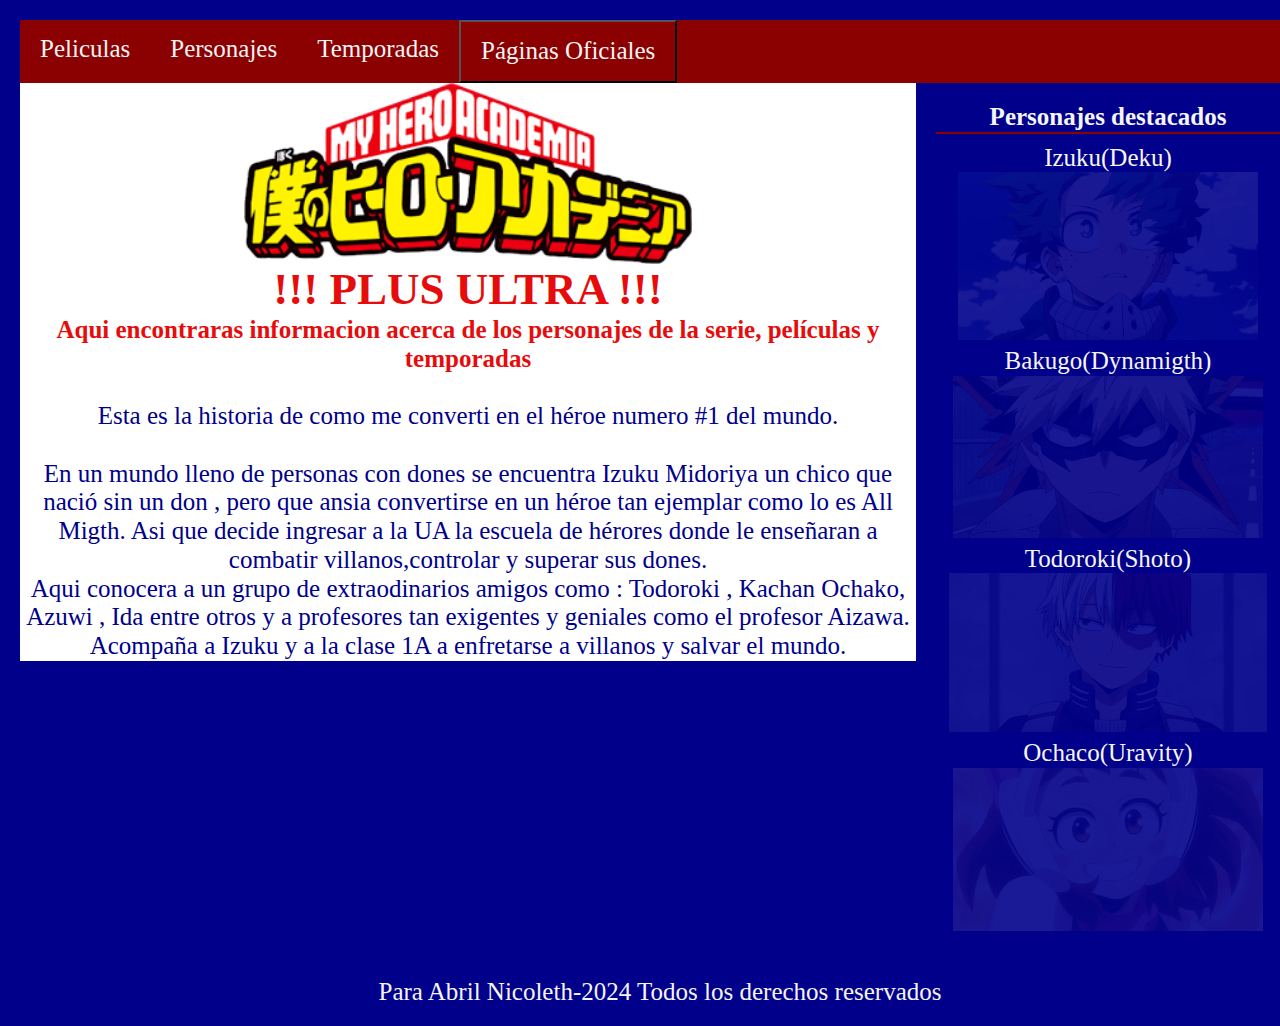
<file: index.html>
<!DOCTYPE html>
<html lang="es">
<head>
    <meta charset="UTF-8">
    <meta name="viewport" content="width=device-width, user-scalable=no, initial-scale=1.0, maximum-scale=1.0, minium-scale=1.0">
    <link rel="stylesheet" href="./css/normalize.css">
    <link rel="stylesheet" href="index.css">
    <title>MyHeroAcademia</title>
</head>
<body>
    <div class="contenedor">

    <header>
        <nav>
            <ul>
                <li><a href="./peliculas.html">Peliculas</a></li>
                <li><a href="./personajes.html">Personajes</a></li>
                <li><a href="./temporadas.html">Temporadas</a></li>
                <li><div class="despegable">
                    <button class="boton">Páginas Oficiales</button>
                    <div class="link">
                      <a href="https://www.crunchyroll.com/offer-anime7?utm_source=google&utm_medium=paid_cr&utm_campaign=CR-Paid_Google_Web_Conversion_LATAM_MX-CL_Trademark_SVOD&utm_term=crunchyroll%20my%20hero%20academia&referrer=google_paid_cr_CR-Paid_Google_Web_Conversion_LATAM_MX-CL_Trademark_SVOD&gad_source=1&gclid=CjwKCAjwxY-3BhAuEiwAu7Y6s8lUZasgOmyHllUTDjzzKGARy7idnMaCFJ30jZfOQ8uoPpYjZ7kZahoC6h4QAvD_BwE">Crunchyroll</a>
                      <a href="https://es.bandainamcoent.eu/my-hero-academia/my-hero-ultra-rumble">Bandai Namco</a>
                      <a href="https://x.com/bnhwiki?lang=es">My Hero Academia Wiki</a>
                      <a href="https://tamashiiweb.com/special/jumpcs/my_hero_academia/?wovn=es">Tamashiiweb</a>
                    </div>
                  </div></li>
                <li><i class="fa-solid fa-gem"></i></li>
            </ul>
        </nav>
    </header>
      
    <section class="main">
        <div class="imagen">
        <img src="./imagenes/logo.png" alt="logo">
        </div>
        <section class="introduccion">
            <article>
                <h2>!!! PLUS ULTRA !!!</h2>
                <h3>Aqui encontraras informacion acerca de los personajes de la serie, películas y temporadas </h3>
                <br>
                <P>Esta es la historia de como me converti en el héroe numero #1 del mundo. <br> <br>
                   En un mundo lleno de personas con dones se encuentra Izuku Midoriya un chico que nació sin un don , pero que ansia convertirse 
                   en un héroe tan ejemplar como lo es All Migth. Asi que decide ingresar a la UA la escuela de hérores
                   donde le enseñaran a combatir villanos,controlar y superar sus dones. <br>
                   Aqui conocera a un grupo de extraodinarios amigos como : Todoroki , Kachan 
                   Ochako, Azuwi , Ida entre otros y a profesores tan exigentes y geniales como el profesor Aizawa.
                   Acompaña a Izuku y a la clase 1A a enfretarse a villanos y salvar el mundo.  
                </p>
                                                        
            </article>
        </section>
    </section>

   <aside>
    <div class="widget">
        <h3 class="destacado">Personajes destacados</h3>
        <ul>
            <li>Izuku(Deku)<img src="./imagenes/caradeku.jfif" alt="deku"></li>
            <li>Bakugo(Dynamigth)<img src="./imagenes/carakachan.jfif" alt="kachan"></li>
            <li>Todoroki(Shoto)<img src="./imagenes/caratodoroki.jfif" alt="todoroki"></li>
            <li>Ochaco(Uravity)<img src="./imagenes/ochako.jfif" alt="Ochako"></li>
        </ul>
    </div>
   </aside>

    <footer>
        <p>Para Abril Nicoleth-2024 Todos los derechos reservados</p>
    </footer>

    </div>
</body>
</html>
</file>
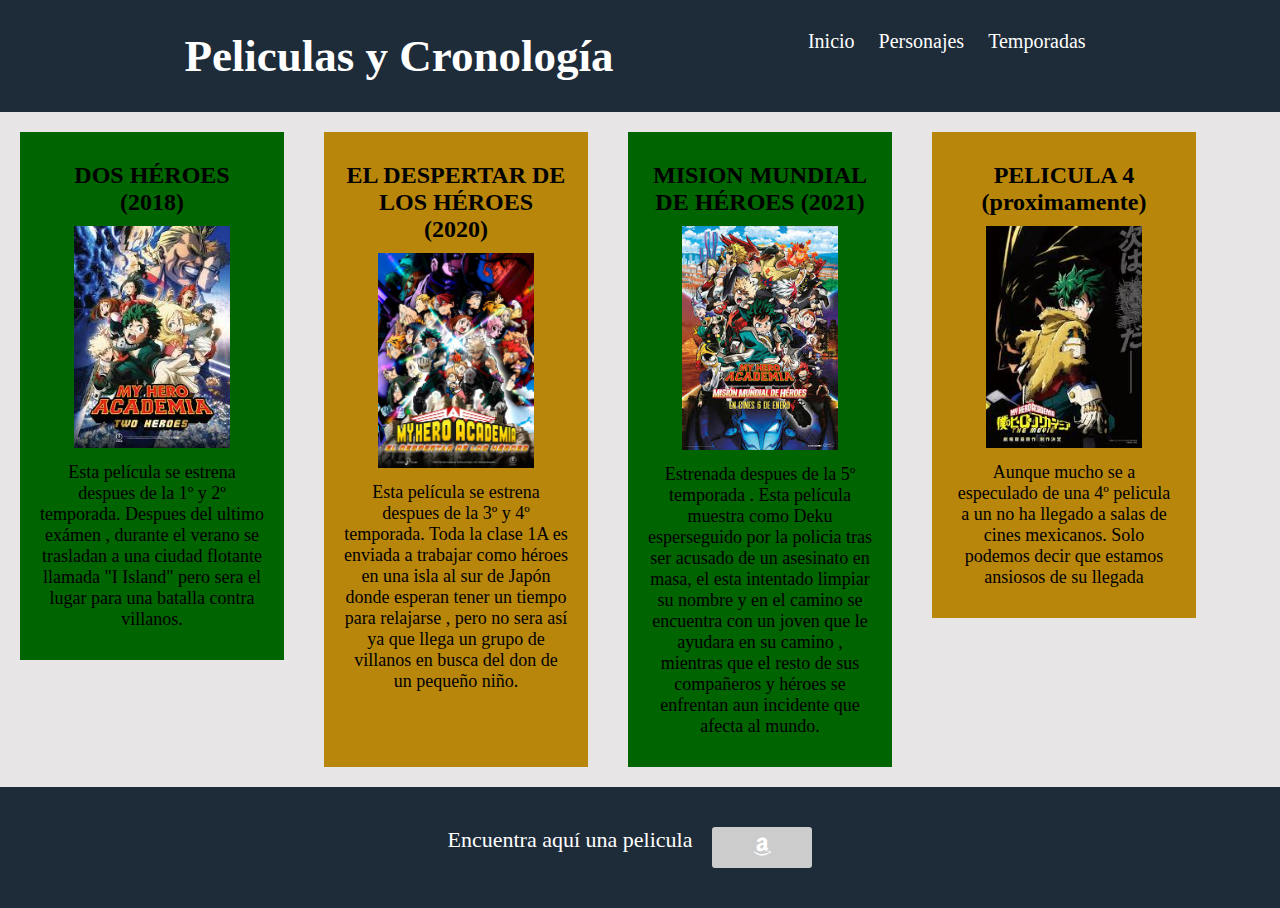
<file: peliculas.html>
<!DOCTYPE html>
<html lang="en">
<head>
    <meta charset="UTF-8">
    <meta name="viewport" content="width=device-width, user-scalable=no, initial-scale=1.0, maximum-scale=1.0, minium-scale=1.0">
    <link rel="stylesheet" href="peliculas.css">
    <link rel="stylesheet" href="./css/font-awesome.min.css">
    <title>MyHeroAcademia</title>
</head>
<body>

    <header>
        <h1>Peliculas y Cronología</h1>
          <nav class="menu">
            <a href="index.html">Inicio</a>
            <a href="personajes.html">Personajes</a>
            <a href="temporadas.html">Temporadas</a>
          </nav>
    </header>

    <div class="peliculas">

      <div class="uno">
       <h2>DOS HÉROES (2018)</h2>
       <img src="./imagenes/peliculas/dosheroes.jfif" alt="dosheroes">
       <p>Esta película se estrena despues de la 1º y 2º temporada.
          Despues del ultimo exámen , durante el verano se trasladan a una ciudad flotante 
          llamada "I Island" pero sera el lugar para una batalla contra villanos.
       </p>
      </div>

      <div class="dos">
        <h2>EL DESPERTAR DE LOS HÉROES (2020)</h2>
        <img src="./imagenes/peliculas/despertar.jpg" alt="despertar">
        <P>Esta película se estrena despues de la 3º y 4º temporada.
            Toda la clase 1A es enviada a trabajar como héroes en una isla al sur de Japón 
            donde esperan tener un tiempo para relajarse , pero no sera así ya que llega un grupo 
            de villanos en busca del don de un pequeño niño.
        </P>
      </div>

      <div class="tres">
        <h2>MISION MUNDIAL DE HÉROES (2021)</h2>
        <img src="./imagenes/peliculas/mision.jfif" alt="mision">
        <p>Estrenada despues de la 5º temporada .
            Esta película muestra como Deku esperseguido por la policia
            tras ser acusado de un asesinato en masa, el esta intentado limpiar su nombre y en el camino se encuentra 
            con un joven que le ayudara en su camino , mientras que el resto de sus compañeros y héroes se 
            enfrentan aun incidente que afecta al mundo. 
        </p>
     </div>

      <div class="cuatro">
         <h2>PELICULA 4 (proximamente)</h2>
         <img src="./imagenes/peliculas/nuevapelicula.jfif" alt="nueva">
         <P>Aunque mucho se a especulado de una 4º pelicula a un no ha llegado a
            salas de cines mexicanos. Solo podemos decir que estamos ansiosos de su 
            llegada
         </P>
      </div>
    </div>
    
    <footer>
        <section class="redes">
            <div class="contenedor">
                <p>Encuentra aquí una pelicula</p>
                <a href="https://www.primevideo.com/detail/My-Hero-Academia-El-despertar-de-los-h%C3%A9roes/0SHI3VFWW362LOPCN7DYHTQW0Y" class="amazon"><i class="fa fa-amazon" aria-hidden="true"></i></a>
            </div>
        </section>
      </footer>
</body>
</html>
</file>
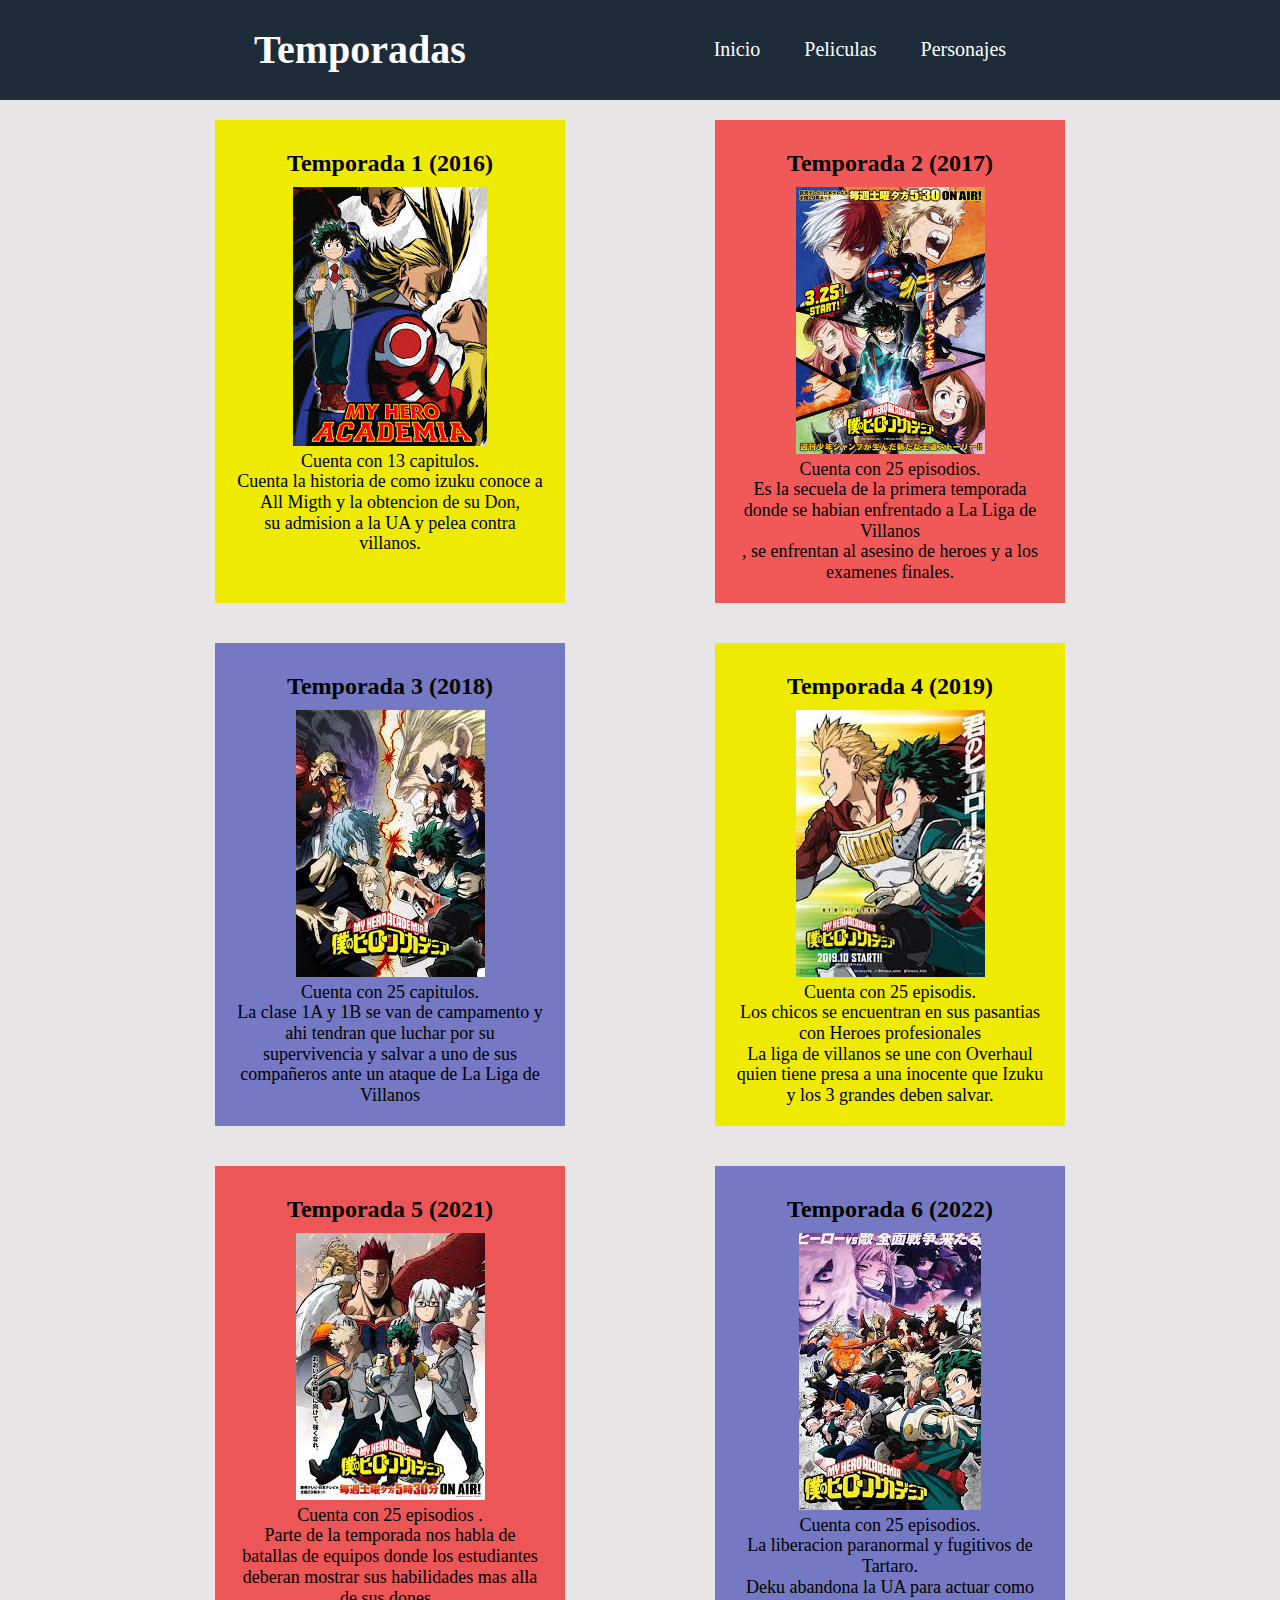
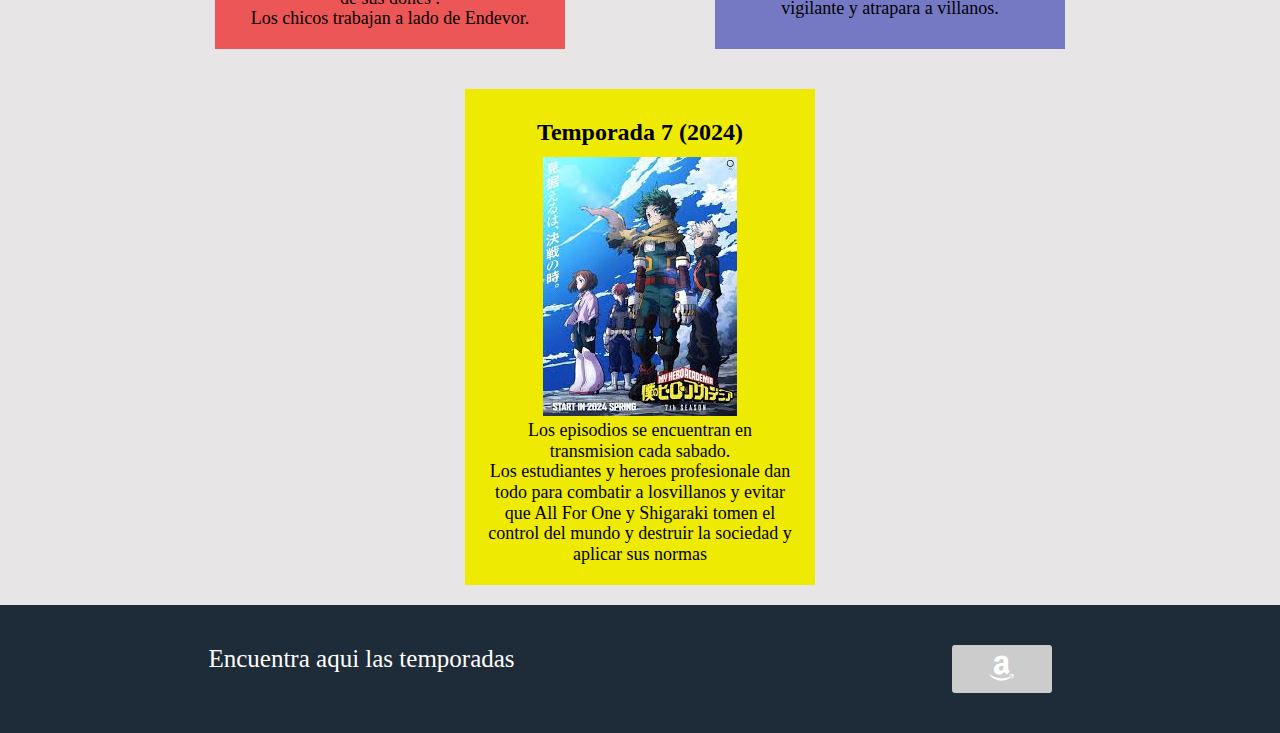
<file: temporadas.html>
<!DOCTYPE html>
<html lang="en">
<head>
    <meta charset="UTF-8">
    <meta name="viewport" content="width=device-width, user-scalable=no, initial-scale=1.0, maximum-scale=1.0, minium-scale=1.0">
    <link rel="stylesheet" href="./css/normalize.css">
    <link rel="stylesheet" href="./css/font-awesome.min.css">
    <link rel="stylesheet" href="temporadas.css">
    <title>MyHeroAcademia</title>
</head>
<body>

    <header>
        <div class="contenedor">
            <h1>Temporadas</h1>
            <nav class="menu">
              <a href="index.html">Inicio</a>
              <a href="peliculas.html">Peliculas</a>
              <a href="personajes.html">Personajes</a>
            </nav>
          </div>
    </header>

    <section class="contenedor">
      <article class="contenedor-personajes">

        <div class="uno">
            <h2>Temporada 1 (2016)</h2>
            <img src="./imagenes/temporadas/primera.jfif" alt="primera">
            <p>Cuenta con 13 capitulos. <br> Cuenta la historia de como izuku conoce a All Migth y la obtencion de su Don, <br> su admision a la UA y pelea contra villanos.
            </p>
        </div>

        <div class="dos">
            <h2>Temporada 2 (2017)</h2>
            <img src="./imagenes/temporadas/segunda.jfif" alt="segunda">
            <p>Cuenta con 25 episodios. <br>Es la secuela de la primera temporada donde se habian enfrentado a La Liga de Villanos <br>, se enfrentan al asesino de heroes y a los examenes finales. </p>
        </div>

        <div class="tres">
            <h2>Temporada 3 (2018)</h2>
            <img src="./imagenes/temporadas/tercera.jfif" alt="tercera">
            <p>Cuenta con 25 capitulos.<br> La clase 1A y 1B se van de campamento y ahi tendran que luchar por su supervivencia y salvar a uno de sus compañeros ante un ataque de La Liga de Villanos</p>
        </div>

        <div class="cuatro">
            <h2>Temporada 4 (2019)</h2>
            <img src="./imagenes/temporadas/cuarta.jfif" alt="cuarta">
            <p>Cuenta con 25 episodis. <br> Los chicos se encuentran en sus pasantias con Heroes profesionales <br> La liga de villanos se une con Overhaul quien tiene presa a una inocente que Izuku y los 3 grandes deben salvar. </p>
        </div>

        <div class="cinco">
            <h2>Temporada 5 (2021)</h2>
            <img src="./imagenes/temporadas/quinta.jfif" alt="quinta">
            <p>Cuenta con 25 episodios . <br> Parte de la temporada nos habla de batallas de equipos donde los estudiantes deberan mostrar sus habilidades mas alla de sus dones . <br> Los chicos trabajan a lado de Endevor.</p>
        </div>

        <div class="seis">
            <h2>Temporada 6 (2022)</h2>
            <img src="./imagenes/temporadas/sexta.jfif" alt="sexta">
            <p>Cuenta con 25 episodios. <br>La liberacion paranormal y fugitivos de Tartaro. <br> Deku abandona la UA para actuar como vigilante y atrapara a villanos.</p>
        </div>

        <div class="siete">
            <h2>Temporada 7 (2024)</h2>
            <img src="./imagenes/temporadas/septima.jfif" alt="septima">
            <p>Los episodios se encuentran en transmision cada sabado. <br>  Los estudiantes y heroes profesionale dan todo para combatir a losvillanos y evitar que All For One y Shigaraki tomen el control del mundo y destruir la sociedad y aplicar sus normas</p>
        </div>
      </article>
    </section>

    <footer>
        <p>Encuentra aqui las temporadas</p>
        <a href="https://www.primevideo.com/-/es/detail/My-Hero-Academia/0HZBZWYKI3QC6AJT7OI2Q0AD2T" class="amazon"><i class="fa fa-amazon" aria-hidden="true"></i></a>
    </footer>
    
</body>
</html>
</file>
<file: index.css>
* {
    margin: 0;
    padding: 0;
    -webkit-box-sizing: border-box;
    -moz-box-sizing: border-box;
    box-sizing: border-box;
}

body{
    width: 100%;
    font-family:'Times New Roman', Times, serif;
    color:darkblue;
    font-size: 25px;
    background:darkblue;
    text-align: center;
}

.contenedor {
    width: 100%;
    margin: 20px;
    overflow: hidden;
}

header {
    background-color: darkred;
}

header nav {
    width: 100%;
}

header nav ul{
    width: 100%;
    overflow: hidden;
    list-style: none;
}

header nav ul li{
    list-style: none;
    float: left;
}

header nav ul  li a{
    text-decoration: none;
    display: inline-block;
    padding: 15px 20px;
    color: whitesmoke;
}

header nav ul  li a:hover{
    background-color: black;
}

button{
    display: flex;
    background-color:darkred;
    padding: 15px 20px;
    color:whitesmoke;
    align-items: center;
    cursor: pointer;
}

.link a{
    text-decoration: none;
    background-color:darkred;
    border-bottom: solid 3px rgba(255,255,255,.2);
    font-size:15px;
    margin: 1px;
    color: whitesmoke;
    display: block;
}

.link{
    width: 150px;
    display: none;
}

.link a:hover{
    background-color:black;
}
.despegable:hover .link{
    display: block;
}


.main{
    text-align: center;
    width: 70%;
    background-color:white;
    float: left;
}

.main .imagen{
    width: 100%;
}

.main .imagen img{
    width: 50%;
    vertical-align: top;
}

.main.introduccion{
    padding: 40%;
}

.main .introduccion article h2{
    font-size: 45px;
    color:rgb(230, 12, 12);
}

.main .introduccion article h3{
   font-size: 25px;
   color:rgb(230, 12, 12);
}


aside{
    width: 30%;
    background-color:darkblue;
    padding:20px;
    color: whitesmoke;
    float: left;
}

aside img{
    opacity: 0.1;
}

aside img:hover{
    opacity: 5;
}


aside .widget{
    margin-bottom: 20px;
}

aside .widget .destacado{
    font-size: 25px;
    font-family:'Times New Roman', Times, serif;
    color:  whitesmoke;
    border-bottom: 2px solid darkred ;
    margin-bottom: 10px;
}

aside .widget ul{
    list-style: none;
}



footer{
    width: 100%;
    overflow: hidden;
    background-color: darkblue;
    color: whitesmoke;
    padding: 15px o;
    text-align: center;
}

@media screen and (max-width :800px){
    header {
        width: 100%;
    }

    header nav ul  li a{
     display: flex;
     flex-direction:column;
     font-size: 18px;
    }

    .button{
        display: flex;
        flex-direction:column;
        font-size: 10px;
    }
    

    .main {
        width: 100%;
    }

    .main .imagen img{
        width: 70%;
        vertical-align: top;
    }

    .main .introduccion article h2{
        font-size: 25px;
    }

    .main .introduccion article h3{
        font-size: 20px;
    }

    aside{
        width: 100%;
    }

    footer{
        width: 100%;
    }

}
</file>
<file: peliculas.css>
* {
    margin: 0;
    padding: 0;
    -webkit-box-sizing: border-box;
    -moz-box-sizing: border-box;
    box-sizing: border-box;
}

body{
    font-family:'Times New Roman', Times, serif;
    color:black;
    background:rgb(231, 229, 229);
}

header{
    width:100%;
    padding: 30px 0 30px 0;
    background-color:#1e2b38;
    display: flex;
    flex-direction: row;
    justify-content:space-evenly;
}

h1 {
  color: #fff;
  font-size: 45px;
}

a {
  color:#fff;
  font-size:20px;
  padding: 10px;
  text-decoration: none;
}


a:hover {
  color:darkred;
  text-decoration: underline;
}

img{
    width: 70%;
}

.peliculas{
    width:95%;
    display: flex;
    flex-direction: row;
    flex-wrap: nowrap;
    justify-content: space-around;
}

.peliculas h2 {
  padding: 10px 0;
}

.peliculas p {
  font-size: 18px;
  color:black;
  padding: 10px 0;
}


.uno{
  width: 200%;
  height: 500%;
  text-align: center;
  background-color: darkgreen;
  margin: 20px;
  padding: 20px;

}

.dos{
    width: 200%;
    height: 500%px;
    text-align: center;
    background-color: darkgoldenrod;
    margin: 20px;
    padding: 20px;
    
  }

  .tres{
    width: 200%;
    height: 500%;
    text-align: center;
    background-color: darkgreen;
    margin: 20px;
    padding: 20px;
  }

  .cuatro{
    width: 200%;
    height: 500%;
    background-color: darkgoldenrod;
    text-align: center;
    margin: 20px;
    padding: 20px;
  }

  footer .redes {
    background-color:#1e2b38;
    color: #fff;
    font-size: 22px;
    padding: 40px 0;
}

footer .contenedor {
    display: flex;
    justify-content: center;
}

footer .redes a{
    color: #fff;
    text-align: center;
    width: 100px;
    border-radius: 3px;
    font-size: 18px;
    background: #ccc;
    margin: 0 20px;
    padding: 10px 0;
}

footer .redes .amazon:hover {
    background-color: cornflowerblue;
}

@media screen and (max-width:800px) {

  header .menu {
     text-align: center;
     width: 100%;
  }

  h1{
    font-size:22px;
    text-align:right;
  }

  a {
    font-size: 18px;
    text-align: left;
  }


  .peliculas {
    width: 100%;
    flex-wrap: wrap;
  }
  
  .uno {
    width: 70%;
    align-items: center;
  }

  .dos {
    width: 70%;
    align-items: center;
  }

  .tres {
    width: 70%;
    align-items: center;
  }

  .cuatro {
    width: 70%;
    align-items: center;
  }

  footer {
    width: 100%;
  }
 }
</file>
<file: temporadas.css>
* {
    margin: 0;
    padding: 0;
    -webkit-box-sizing: border-box;
    -moz-box-sizing: border-box;
    box-sizing: border-box;
}

body{
    font-family:'Times New Roman', Times, serif;
    color:black;
    background:rgb(231, 229, 229);
}

.contenedor {
    width: 90%;
    max-width: 1000px;
    margin: auto;
    overflow: hidden;
}

header {
    width: 100%;
    background-color:#1e2b38;
    color: #fff;
}

header .contenedor {
    display: flex;
    flex-direction: row;
    justify-content: space-around;
    align-items: center;
}

header h1 {
    font-size: 40px;
}

header .menu a {
    margin: 0 20px;
    color:#fff;
    font-size: 20px;
    text-decoration: none;
}

header .menu a:hover{
    color: darkred;
    text-decoration: underline;
}

.contenedor .contenedor-personajes{
    display: flex;
    flex-direction:row;
    flex-wrap: wrap;
    justify-content: space-around;
    background-color: rgb(231, 229, 229);
}

.contenedor .contenedor-personajes h2{
  padding: 10px 0;
  
}

.contenedor .contenedor-personajes p {
  font-size: 18px;
}

.uno{
    width: 35%;
    text-align: center;
    background-color:rgb(238, 234, .5);
    margin: 20px;
    padding: 20px;
  }

  .dos{
    width: 35%;
    text-align: center;
    background-color:rgb(245, 30, 30,.7);
    margin: 20px;
    padding: 20px;
  }

  .tres{
    width: 35%;
    text-align: center;
    background-color:rgba(4, 14, 161, 0.5);
    margin: 20px;
    padding: 20px;
  }

  .cuatro{
    width: 35%;
    text-align: center;
    background-color:rgb(238, 234, .5);
    margin: 20px;
    padding: 20px;
  }

  .cinco{
    width: 35%;
    text-align: center;
    background-color:rgba(240, 25, 25, 0.7);
    margin: 20px;
    padding: 20px;
  }

  .seis{
    width: 35%;
    text-align: center;
    background-color:rgba(4, 14, 161, 0.5);
    margin: 20px;
    padding: 20px;
  }

  .siete{
    width: 35%;
    text-align: center;
    background-color:rgb(238, 234, .5);
    margin: 20px;
    padding: 20px;
  }

  footer{
    width: 100%;
    display: flex;
    justify-content: space-around;
    flex-direction: row;
    background-color: #1e2b38;
    font-size: 25px;
    color:#fff;
    padding: 40px 0;
  }

  footer a{
    color: #fff;
    text-align: center;
    width: 100px;
    border-radius: 3px;
    font-size: 25px;
    background: #ccc;
    margin: 0 20px;
    padding: 10px 0;
}

footer .amazon:hover {
    background-color: cornflowerblue;
}


@media screen and (max-width:800px) {

  header .menu {
     text-align: center;
     width: 100%;
  }

  header h1{
    font-size: 20px;
  }

  .contenedor-personajes{
    width: 100%;
  }

  .uno {
    width: 80%;
    align-items: center;
  }

  .dos {
    width: 80%;
    align-items: center;
  }

  .tres {
    width: 80%;
    align-items: center;
  }

  .cuatro {
    width: 80%;
    align-items: center;
  }

  .cinco {
    width: 80%;
    align-items: center;
  }

  .seis {
    width: 80%;
    align-items: center;
  }

  .siete {
    width: 80%;
    align-items: center;
  }

  footer {
    width: 100%;
  }
 
 }
</file>
